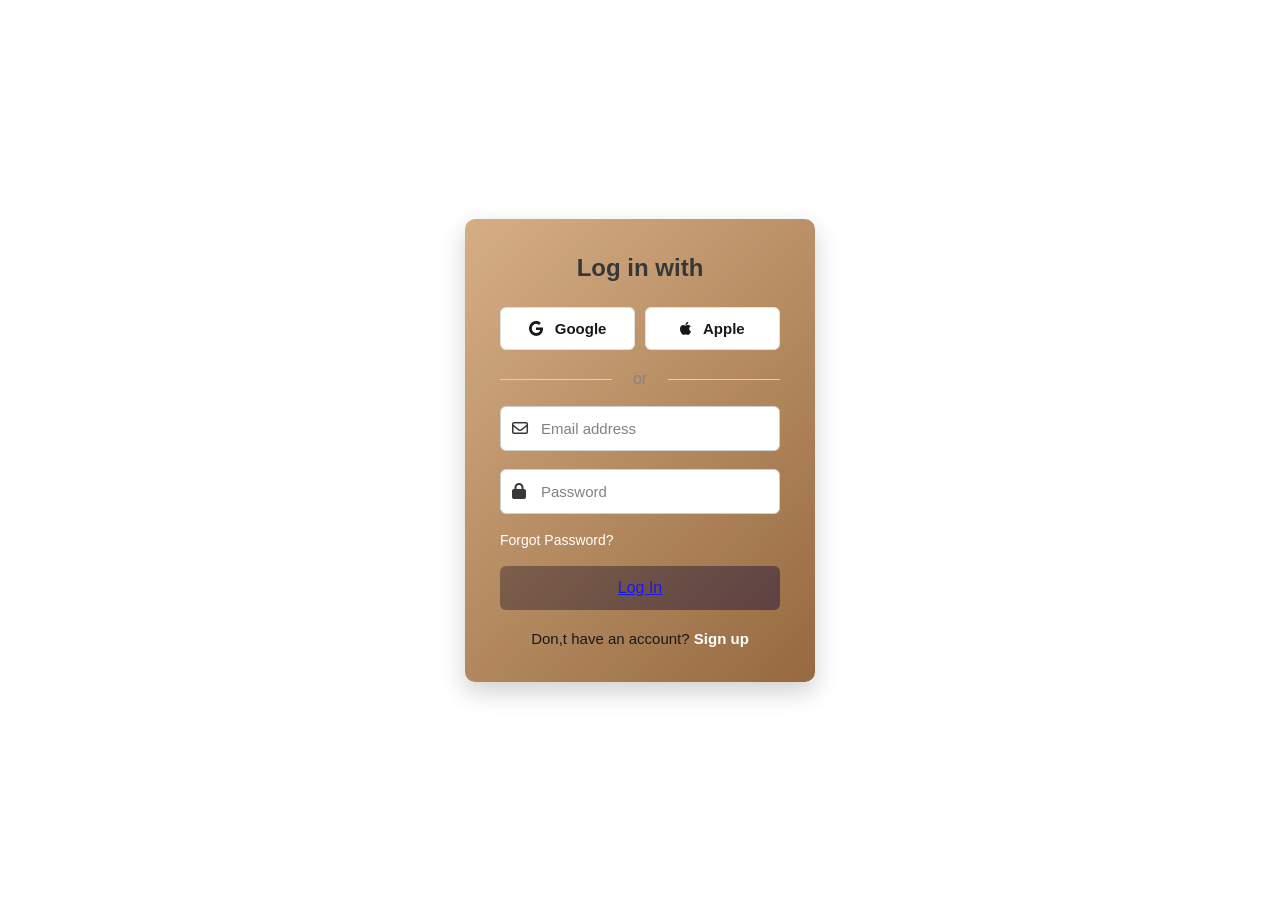
<file: day-3/login.html>
<!DOCTYPE html>
<html lang="en">
<head>
<meta charset="UTF-8">
<meta name="viewport" content="width=device-width, initial-scale=1.0">

<title>Login Page</title>

<link rel="stylesheet"
href="https://cdnjs.cloudflare.com/ajax/libs/font-awesome/6.5.1/css/all.min.css">

<style>

*{
    margin:0;
    padding:0;
    box-sizing:border-box;
    font-family:Arial, sans-serif;

}

body{
    height:100vh;
    display:flex;
    justify-content:center;
    align-items:center;
    /* background:linear-gradient(135deg,#c7b0ed,#4a00e0); */
    /* background: linear-gradient(135deg, #d2a679, #8b5a2b); */    
}

.login-box{
    width:350px;
    background:#fff;
    padding:35px;
    border-radius:10px;
    /* background: linear-gradient(135deg, #5c3b1e, #2b1a0d); */
    background: linear-gradient(135deg, #d2a679, #8b5a2b);
    opacity: 90%;
    box-shadow:0 10px 25px rgba(0,0,0,0.2); 
}
.login-box h2{
    text-align:center;
    margin-bottom:25px;
    color:#222;
}
.social{
    display:flex;
    gap:10px;
    margin-bottom:20px;
}

.social button{
    flex:1;
    padding:12px;
    border:1px solid #ddd;
    background:#fff;
    border-radius:6px;
    cursor:pointer;
    font-size:15px;
    transition: ease-in 0.3s;
    font-weight: 600;
}

.social button:hover{
    background:#f5f5f5;
    transform: scale(1.1);
}

.social i{
    margin-right:8px;
}

.or{
    text-align:center;
    margin:18px 0;
    color:#777;
    position:relative;
}

.or::before{
    content:"";
    position:absolute;
    width:40%;
    height:1px;
    background:#ccc;
    left:0;
    top:50%;
}

.or::after{
    content:"";
    position:absolute;
    width:40%;
    height:1px;
    background:#ccc;
    right:0;
    top:50%;
}

.input-box{
    position:relative;
    margin-bottom:18px;
}

.input-box input{
    width:100%;
    padding:13px 40px;
    border:1px solid #ccc;
    border-radius:6px;
    outline:none;
    font-size:15px;
}

.input-box i{
    position:absolute;
    top:50%;
    transform:translateY(-50%);
    /* color:#7b2ff7; */
    color: #222;
}

.input-box .left{
    left:12px;
}

.input-box .right{
    right:12px;
    cursor:pointer;
}

.forgot{
    display:block;
    margin-bottom:18px;
    /* color:#7b2ff7; */
    color: #fff;
    text-decoration:none;
    font-size:14px;
}

.login-btn{
    width:100%;
    padding:13px;
    border:none;
    /* background:#6c3df4; */
    background:linear-gradient(135deg,#6f4e37,#4b2e2e);
    color:#fff;
    border-radius:6px;
    font-size:16px;
    cursor:pointer;
    transition:0.3s;
}

.login-btn:hover{
    /* background:#512bd4; */
    background:linear-gradient(135deg,#4b2e2e,#2c1810);
}

.signup{
    text-align:center;
    margin-top:20px;
    font-size:15px;
    font-weight: 500    ;
}

.signup a{
    /* color:#6c3df4; */
    color: #fff;
    text-decoration:none;
    font-weight:bold;
}

</style>
</head>

<body>

<div class="login-box">

    <h2>Log in with</h2>

    <div class="social">

        <button>
            <i class="fa-brands fa-google"></i>
            Google
        </button>

        <button>
            <i class="fa-brands fa-apple"></i>
            Apple
        </button>

    </div>

    <div class="or">or</div>
    <div class="input-box">

        <i class="fa-regular fa-envelope left"></i>
        <input type="email" placeholder="Email address">

    </div>

    <div class="input-box">

        <i class="fa-solid fa-lock left"></i>
        <input type="password" placeholder="Password">

    </div>

    <a href="#" class="forgot">Forgot Password?</a>

    <button class="login-btn"><a href="index.html">Log In</a></button>

    <div class="signup">

        Don,t have an account?
        <a href="register.html">Sign up</a>

    </div>
</div>
</body>
</html>
</file>
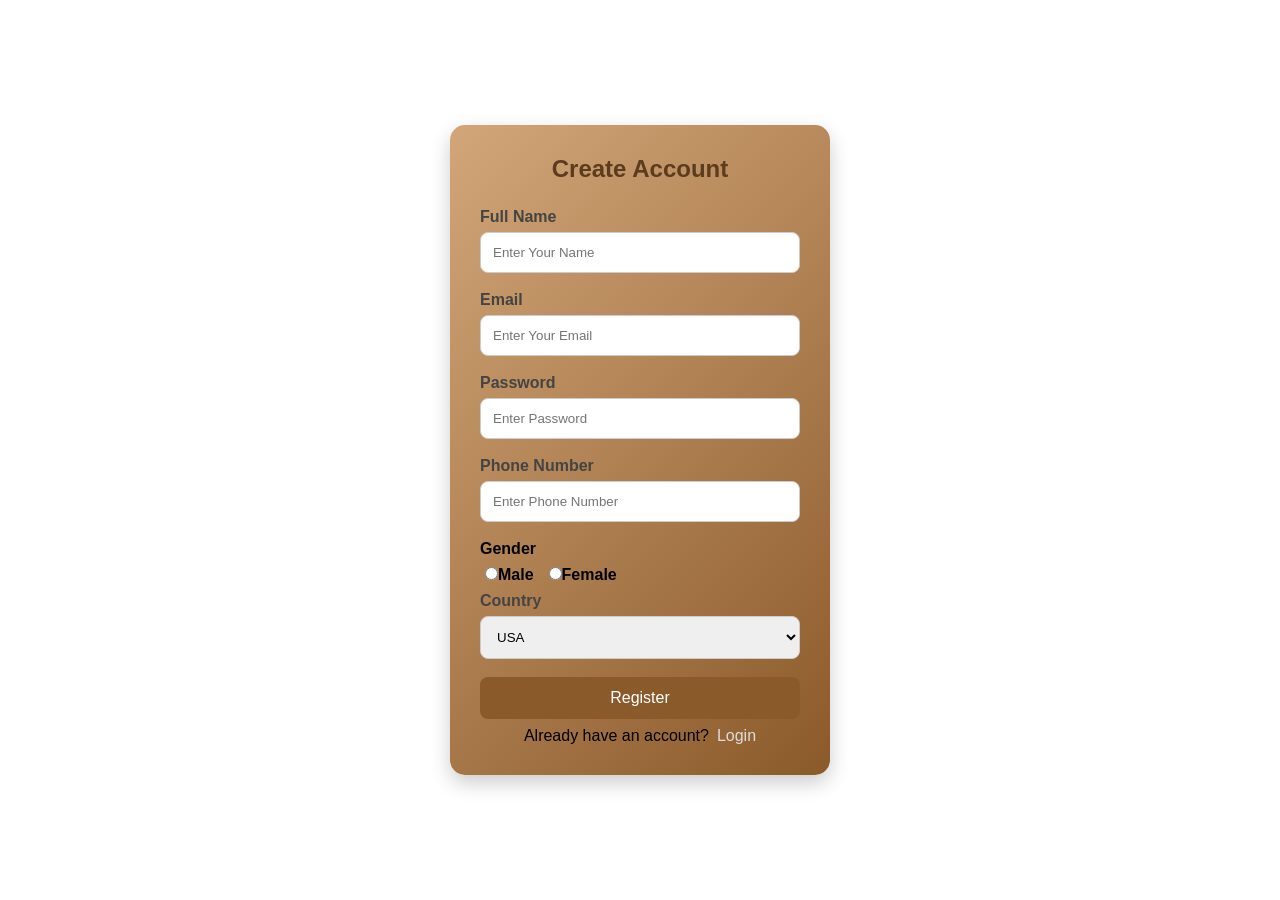
<file: day-3/register.html>
<!DOCTYPE html>
<html lang="en">
<head>
    <meta charset="UTF-8">
    <meta http-equiv="X-UA-Compatible" content="IE=edge">
    <meta name="viewport" content="width=device-width, initial-scale=1.0">
    <title>Document</title>
    <style>
        *{
            margin: 0;
            padding: 0;
            box-sizing: border-box;
            font-family: Arial, sans-serif;
            text-decoration: none;
        }
        body{
            display: flex;
            align-items: center;
            justify-content: center;
            height: 100vh;
        }
        .container{
            width: 380px;
            padding: 30px;
            box-shadow: 0 8px 20px rgba(0,0,0,0.2);
            border-radius: 15px;
            background: linear-gradient(135deg, #d2a679, #8b5a2b);

        }
        .container h2{
            text-align: center;
            margin-bottom: 25px;
            color: #5C3B1E;
        }
        .input-box{
            margin-bottom: 18px;
        }

        .input-box label{
            display: block;
            margin-bottom: 6px;
            font-weight: bold;
            color: #444;
        }

        .input-box input,
        .input-box select{
            width: 100%;
            padding: 12px;
            border-radius: 8px;
            border: 1px solid #ccc;
            outline: none;
            transition: 0.3s;
        }
        .input-box input:focus,
        .input-box select:focus{
            border-color: #8B5A2B;
            box-shadow: 0 0 5px rgba(139,90,43,0.5);
        }

        label{
            font-weight: bold;
        }
        .gender{
            display: flex;
            text-align: center;
            justify-content: left;
            gap: 15px;
            margin-top: 8px;
            margin-bottom: 8px;
            margin-left: 5px;

            
        }

        .btn{
            width: 100%;
            padding: 12px;
            border: none;
            border-radius: 8px;
            background: #8B5A2B;
            font-size: 16px;
            color: #fff;
            transition: 0.3s;
        }

        .btn:hover{
            background: #5C3B1E;
        }

        .login-links{
            /* text-align: center; */
            margin-top: 8px;
            font-size: 16px;
            display: flex;
            align-items: center;
            justify-content: center;
            gap: 8px;
        } 
        p a{
            color: #ddd;
            font-size: 16px;
            transition: ease-in 0.3s;
        }

        p:hover{
            color: #fff;
            text-shadow: 0 0 10px rgba(142, 92, 51, 0.8),
                        0 0 10px #333;
            transform: scale(1.1);
        }
    </style>
</head>
<body>
    
    <div class="container">
        <h2>Create Account</h2>
    
        <form action="">
            <div class="input-box">
                <label>Full Name</label>
                <input type="text" placeholder="Enter Your Name" required>
            </div>

            <div class="input-box">
                <label>Email</label>
                <input type="email" placeholder="Enter Your Email" required>
            </div>

            <div class="input-box">
                <label>Password</label>
                <input type="password" placeholder="Enter Password" required> 
            </div>

            <div class="input-box">
                <label>Phone Number</label>
                <input type="tal" placeholder="Enter Phone Number">
            </div>

                <label>Gender</label>

                <div class="gender">
                    <label><input type="radio" name="gender">Male</label>
                    <label><input type="radio" name="gender">Female</label>
                </div>

            <div class="input-box">
                <label>Country</label>
                <select>
                    <option>USA</option>
                    <option>India</option>
                    <option>England</option>
                    <option>South Africa</option>
                </select>
            </div>

            <button class="btn">Register</button>

            <div class="login-links">
                Already have an account?
                <p> <a href="login.html"> Login</a></p>
            </div>
        </form>
    
    </div>

</body>
</html>
</file>
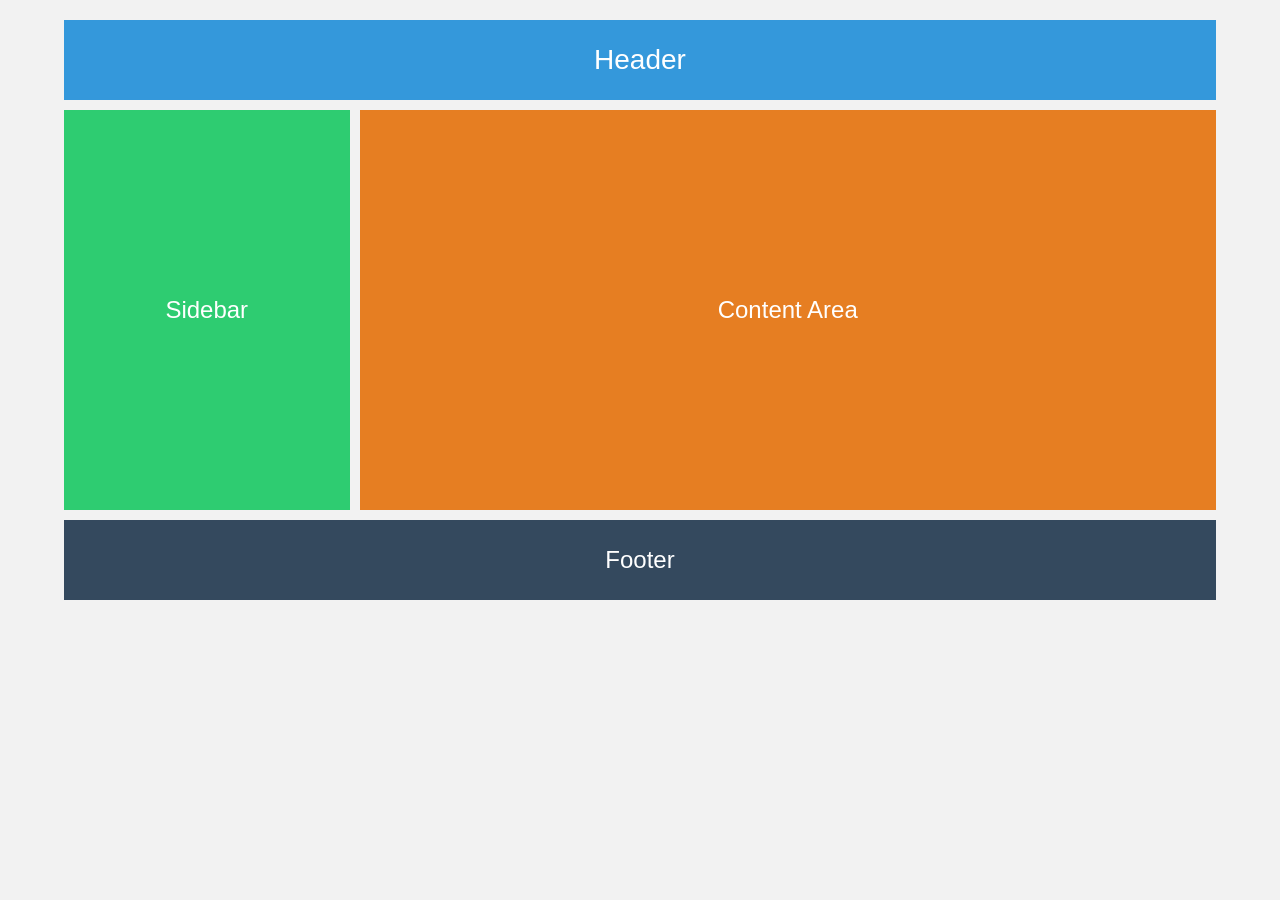
<file: day-3/task3.html>
<!DOCTYPE html>
<html lang="en">
<head>
    <meta charset="UTF-8">
    <meta name="viewport" content="width=device-width, initial-scale=1.0">
    <title>Grid Layout</title>

    <style>
        *{
            margin: 0;
            padding: 0;
            box-sizing: border-box;
        }

        body{
            font-family: Arial, sans-serif;
            background: #f2f2f2;
        }

        .container{
            display: grid;

            grid-template-columns: 1fr 3fr;

            grid-template-rows: 80px 400px 80px;

            gap: 10px;
            width: 90%;
            margin: 20px auto;
        }

        .header{
            grid-column: 1 / 3;
            background: #3498db;
            color: white;
            text-align: center;
            line-height: 80px;
            font-size: 28px;
        }

        .sidebar{
            background: #2ecc71;
            color: white;
            text-align: center;
            line-height: 400px;
            font-size: 24px;
        }

        .content{
            background: #e67e22;
            color: white;
            text-align: center;
            line-height: 400px;
            font-size: 24px;
        }

        .footer{
            grid-column: 1 / 3;
            background: #34495e;
            color: white;
            text-align: center;
            line-height: 80px;
            font-size: 24px;
        }
    </style>
</head>
<body>

    <div class="container">

        <div class="header">Header</div>

        <div class="sidebar">Sidebar</div>

        <div class="content">Content Area</div>

        <div class="footer">Footer</div>

    </div>

</body>
</html>
</file>
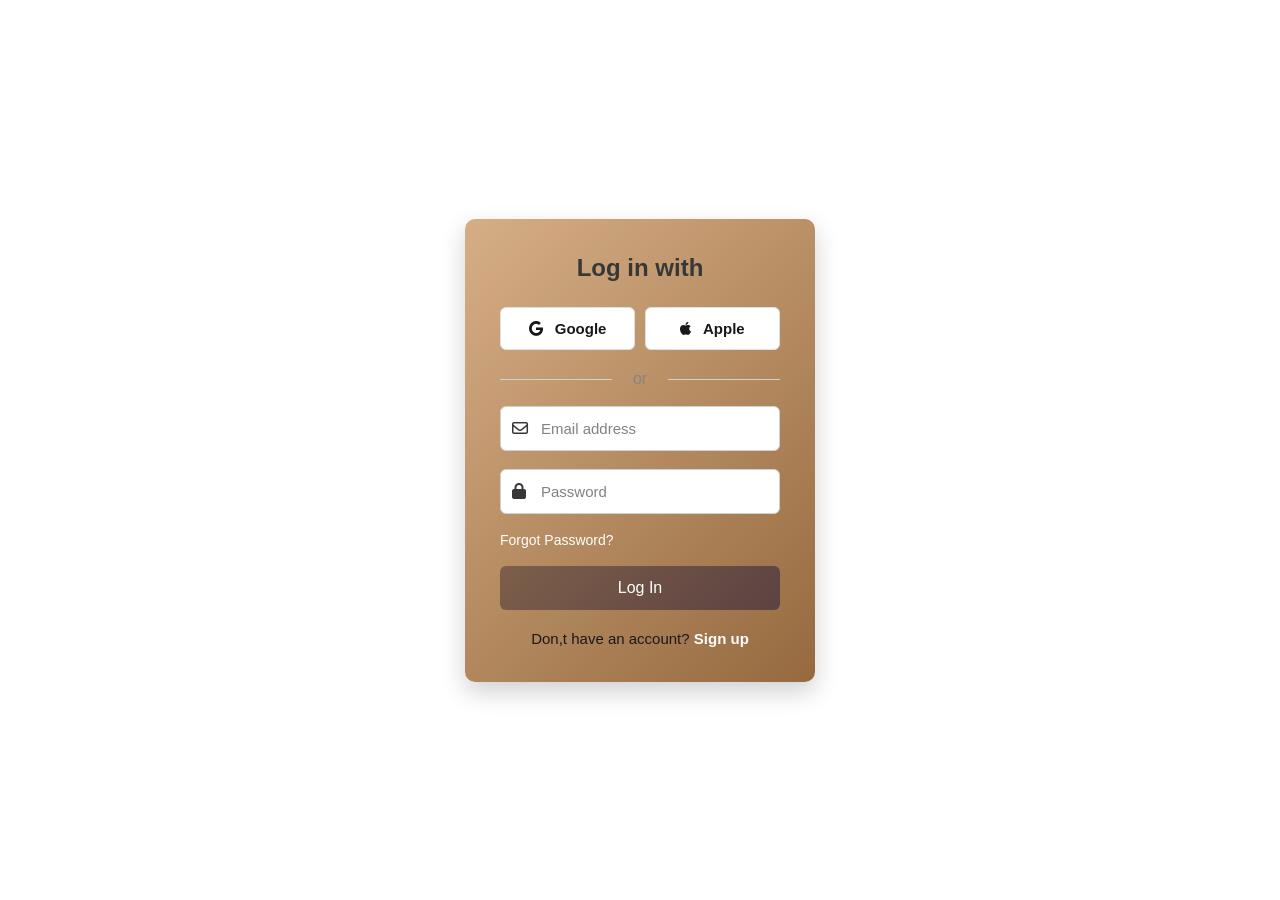
<file: day4/login.html>
<!DOCTYPE html>
<html lang="en">
<head>
<meta charset="UTF-8">
<meta name="viewport" content="width=device-width, initial-scale=1.0">

<title>Login Page</title>

<link rel="stylesheet"
href="https://cdnjs.cloudflare.com/ajax/libs/font-awesome/6.5.1/css/all.min.css">

<style>

*{
    margin:0;
    padding:0;
    box-sizing:border-box;
    font-family:Arial, sans-serif;

}

body{
    height:100vh;
    display:flex;
    justify-content:center;
    align-items:center;
    /* background:linear-gradient(135deg,#c7b0ed,#4a00e0); */
    /* background: linear-gradient(135deg, #d2a679, #8b5a2b); */    
}

.login-box{
    width:350px;
    background:#fff;
    padding:35px;
    border-radius:10px;
    /* background: linear-gradient(135deg, #5c3b1e, #2b1a0d); */
    background: linear-gradient(135deg, #d2a679, #8b5a2b);
    opacity: 90%;
    box-shadow:0 10px 25px rgba(0,0,0,0.2); 
}
.login-box h2{
    text-align:center;
    margin-bottom:25px;
    color:#222;
}
.social{
    display:flex;
    gap:10px;
    margin-bottom:20px;
}

.social button{
    flex:1;
    padding:12px;
    border:1px solid #ddd;
    background:#fff;
    border-radius:6px;
    cursor:pointer;
    font-size:15px;
    transition: ease-in 0.3s;
    font-weight: 600;
}

.social button:hover{
    background:#f5f5f5;
    transform: scale(1.1);
}

.social i{
    margin-right:8px;
}

.or{
    text-align:center;
    margin:18px 0;
    color:#777;
    position:relative;
}

.or::before{
    content:"";
    position:absolute;
    width:40%;
    height:1px;
    background:#ccc;
    left:0;
    top:50%;
}

.or::after{
    content:"";
    position:absolute;
    width:40%;
    height:1px;
    background:#ccc;
    right:0;
    top:50%;
}

.input-box{
    position:relative;
    margin-bottom:18px;
}

.input-box input{
    width:100%;
    padding:13px 40px;
    border:1px solid #ccc;
    border-radius:6px;
    outline:none;
    font-size:15px;
}

.input-box i{
    position:absolute;
    top:50%;
    transform:translateY(-50%);
    /* color:#7b2ff7; */
    color: #222;
}

.input-box .left{
    left:12px;
}

.input-box .right{
    right:12px;
    cursor:pointer;
}

.forgot{
    display:block;
    margin-bottom:18px;
    /* color:#7b2ff7; */
    color: #fff;
    text-decoration:none;
    font-size:14px;
}

.login-btn{
    width:100%;
    padding:13px;
    border:none;
    /* background:#6c3df4; */
    background:linear-gradient(135deg,#6f4e37,#4b2e2e);
    color:#fff;
    border-radius:6px;
    font-size:16px;
    cursor:pointer;
    transition:0.3s;
}

.login-btn:hover{
    /* background:#512bd4; */
    background:linear-gradient(135deg,#4b2e2e,#2c1810);
}

.signup{
    text-align:center;
    margin-top:20px;
    font-size:15px;
    font-weight: 500    ;
}

.signup a{
    /* color:#6c3df4; */
    color: #fff;
    text-decoration:none;
    font-weight:bold;
}

</style>
</head>

<body>

<div class="login-box">

    <h2>Log in with</h2>

    <div class="social">

        <button>
            <i class="fa-brands fa-google"></i>
            Google
        </button>

        <button>
            <i class="fa-brands fa-apple"></i>
            Apple
        </button>

    </div>

    <div class="or">or</div>
    <div class="input-box">

        <i class="fa-regular fa-envelope left"></i>
        <input type="email" placeholder="Email address">

    </div>

    <div class="input-box">

        <i class="fa-solid fa-lock left"></i>
        <input type="password" placeholder="Password">

    </div>

    <a href="#" class="forgot">Forgot Password?</a>

    <button class="login-btn">Log In</button>

    <div class="signup">

        Don,t have an account?
        <a href="register.html">Sign up</a>

    </div>
</div>
</body>
</html>
</file>
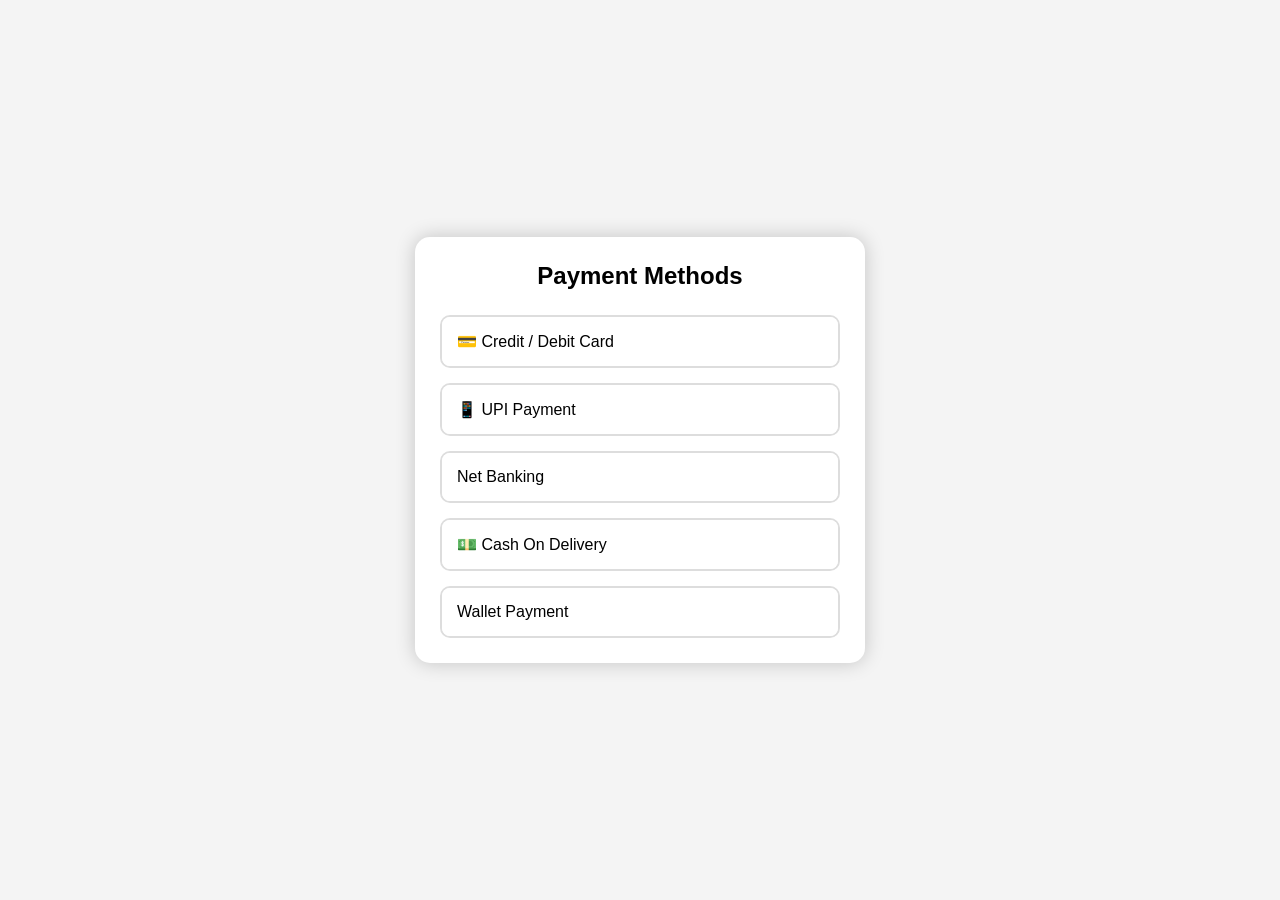
<file: day4/payment.html>
<!DOCTYPE html>
<html lang="en">
<head>
<meta charset="UTF-8">
<meta name="viewport" content="width=device-width, initial-scale=1.0">
<title>Payment Methods UI</title>

<style>

*{
    margin:0;
    padding:0;
    box-sizing:border-box;
    font-family:Arial;
}

body{
    background:#f4f4f4;
    display:flex;
    justify-content:center;
    align-items:center;
    min-height:100vh;
    padding:30px;
}

.payment-box{
    width:450px;
    background:white;
    padding:25px;
    border-radius:15px;
    box-shadow:0 0 20px rgba(0,0,0,0.2);
}

.payment-box h2{
    text-align:center;
    margin-bottom:25px;
}

.product{
    background:#f1f1f1;
    padding:15px;
    border-radius:10px;
    margin-bottom:20px;
}

.product h3{
    margin-bottom:8px;
}


.payment-option{
    border:2px solid #ddd;
    border-radius:10px;
    margin-top:15px;
    overflow:hidden;
}

.payment-header{
    padding:15px;
    cursor:pointer;
    background:#fff;
    transition:.3s;
}

.payment-header:hover{
    background:#fafafa;
}

.payment-content{
    display:none;
    padding:15px;
    background:#f9f9f9;
}

input{
    width:100%;
    padding:12px;
    margin-top:10px;
    border:1px solid #ccc;
    border-radius:6px;
    outline:none;
}

.row{
    display:flex;
    gap:10px;
}

.pay-btn{
    width:100%;
    padding:13px;
    border:none;
    background:#ff6b00;
    color:white;
    font-size:17px;
    border-radius:8px;
    margin-top:15px;
    cursor:pointer;
}

.pay-btn:hover{
    background:black;
}

</style>
</head>
<body>

<div class="payment-box">

    <h2>Payment Methods</h2>

    <!-- CARD PAYMENT -->

    <div class="payment-option">

        <div class="payment-header"
        onclick="togglePayment('card')">

            💳 Credit / Debit Card

        </div>

        <div class="payment-content" id="card">

            <input type="text"
            placeholder="Card Holder Name">

            <input type="text"
            placeholder="Card Number">

            <div class="row">

                <input type="text"
                placeholder="MM/YY">

                <input type="password"
                placeholder="CVV">

            </div>

            <button class="pay-btn">
                Pay Now
            </button>

        </div>

    </div>

    <!-- UPI -->

    <div class="payment-option">

        <div class="payment-header"
        onclick="togglePayment('upi')">

            📱 UPI Payment

        </div>

        <div class="payment-content" id="upi">

            <input type="text"
            placeholder="Enter UPI ID">

            <button class="pay-btn">
                Verify & Pay
            </button>

        </div>

    </div>

    <!-- NET BANKING -->

    <div class="payment-option">

        <div class="payment-header"
        onclick="togglePayment('bank')">

             Net Banking

        </div>

        <div class="payment-content" id="bank">

            <input type="text"
            placeholder="Bank Name">

            <input type="text"
            placeholder="Account Number">

            <button class="pay-btn">
                Continue
            </button>

        </div>

    </div>

    <!-- COD -->

    <div class="payment-option">

        <div class="payment-header"
        onclick="togglePayment('cod')">

            💵 Cash On Delivery

        </div>

        <div class="payment-content" id="cod">

            <p>
                Your order will be paid at delivery time.
            </p>

            <button class="pay-btn">
                Place Order
            </button>

        </div>

    </div>

    <!-- WALLET -->

    <div class="payment-option">

        <div class="payment-header"
        onclick="togglePayment('wallet')">

             Wallet Payment

        </div>

        <div class="payment-content" id="wallet">

            <input type="text"
            placeholder="Wallet Number">

            <button class="pay-btn">
                Pay with Wallet
            </button>

        </div>

    </div>

</div>

<script>

function togglePayment(id){

    let content = document.getElementById(id);

    if(content.style.display === "block"){

        content.style.display = "none";

    }

    else{

        content.style.display = "block";

    }

}

</script>

</body>
</html>
</file>
